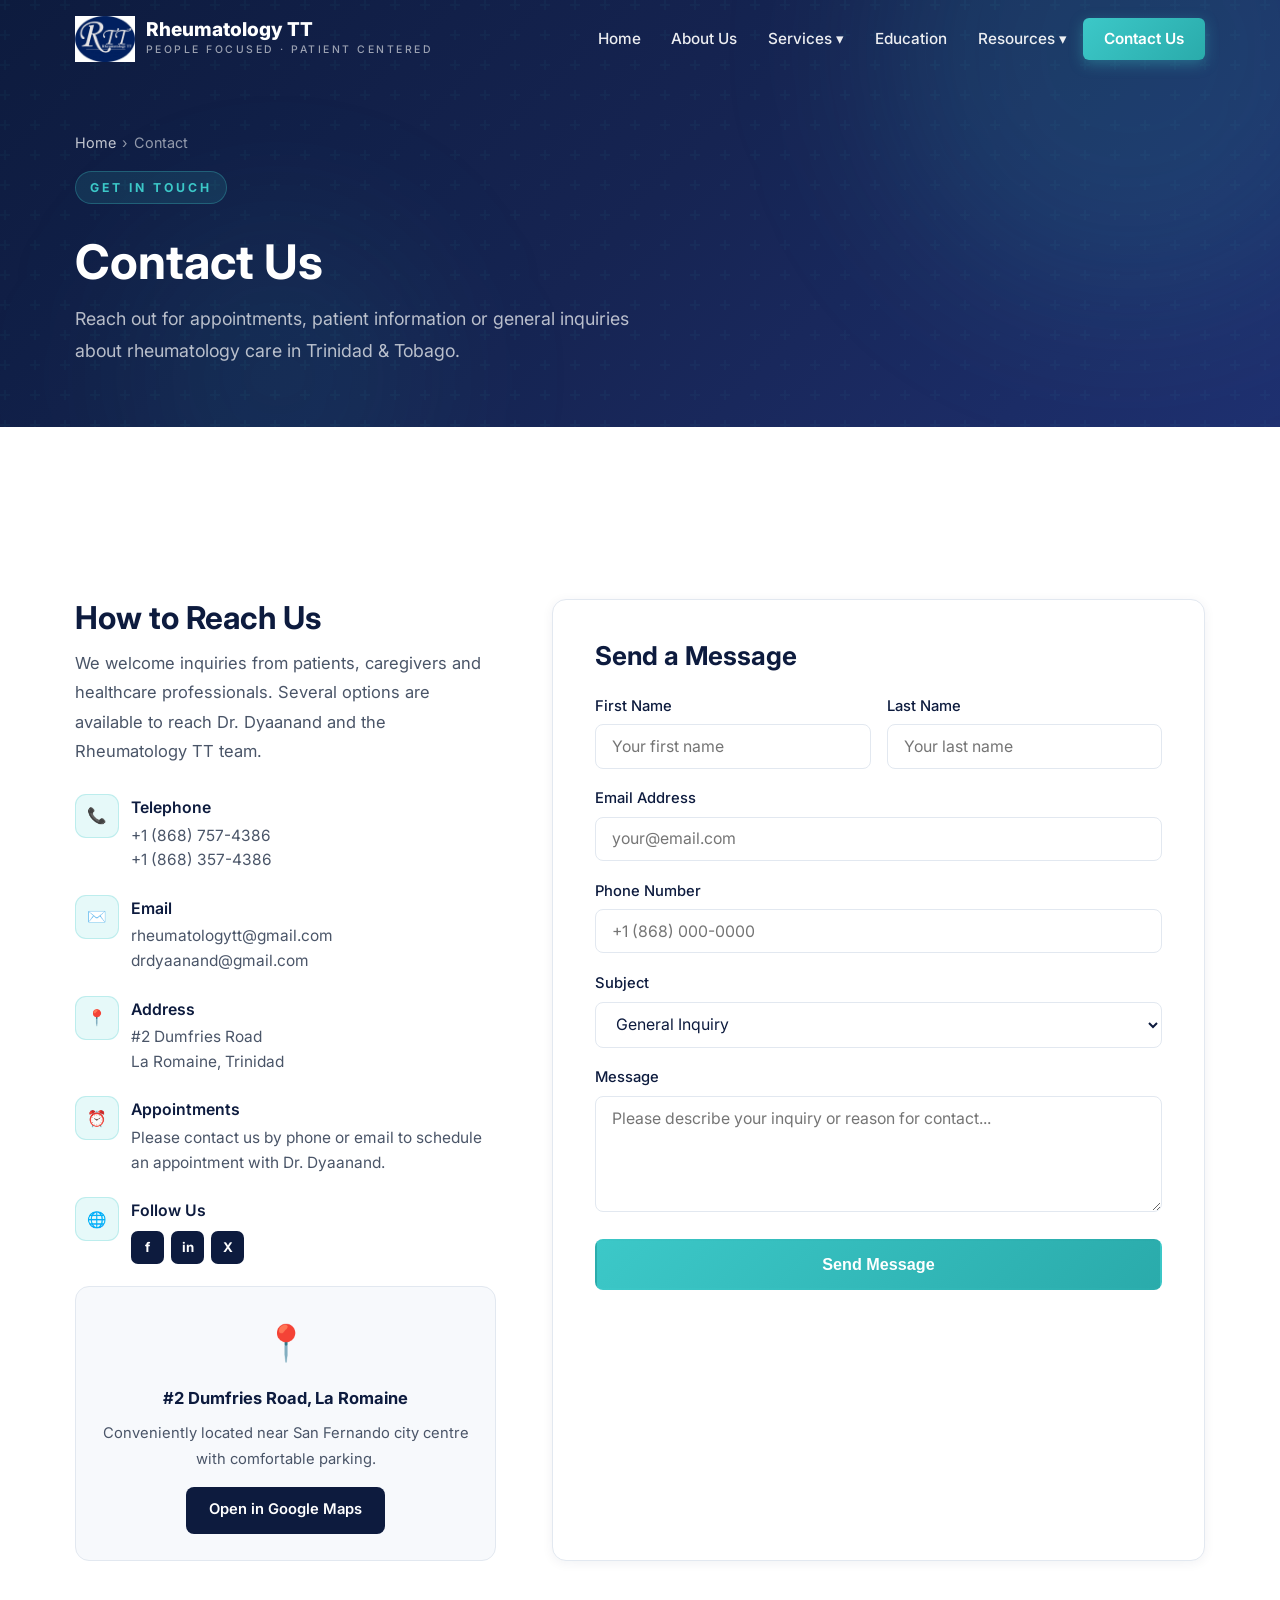
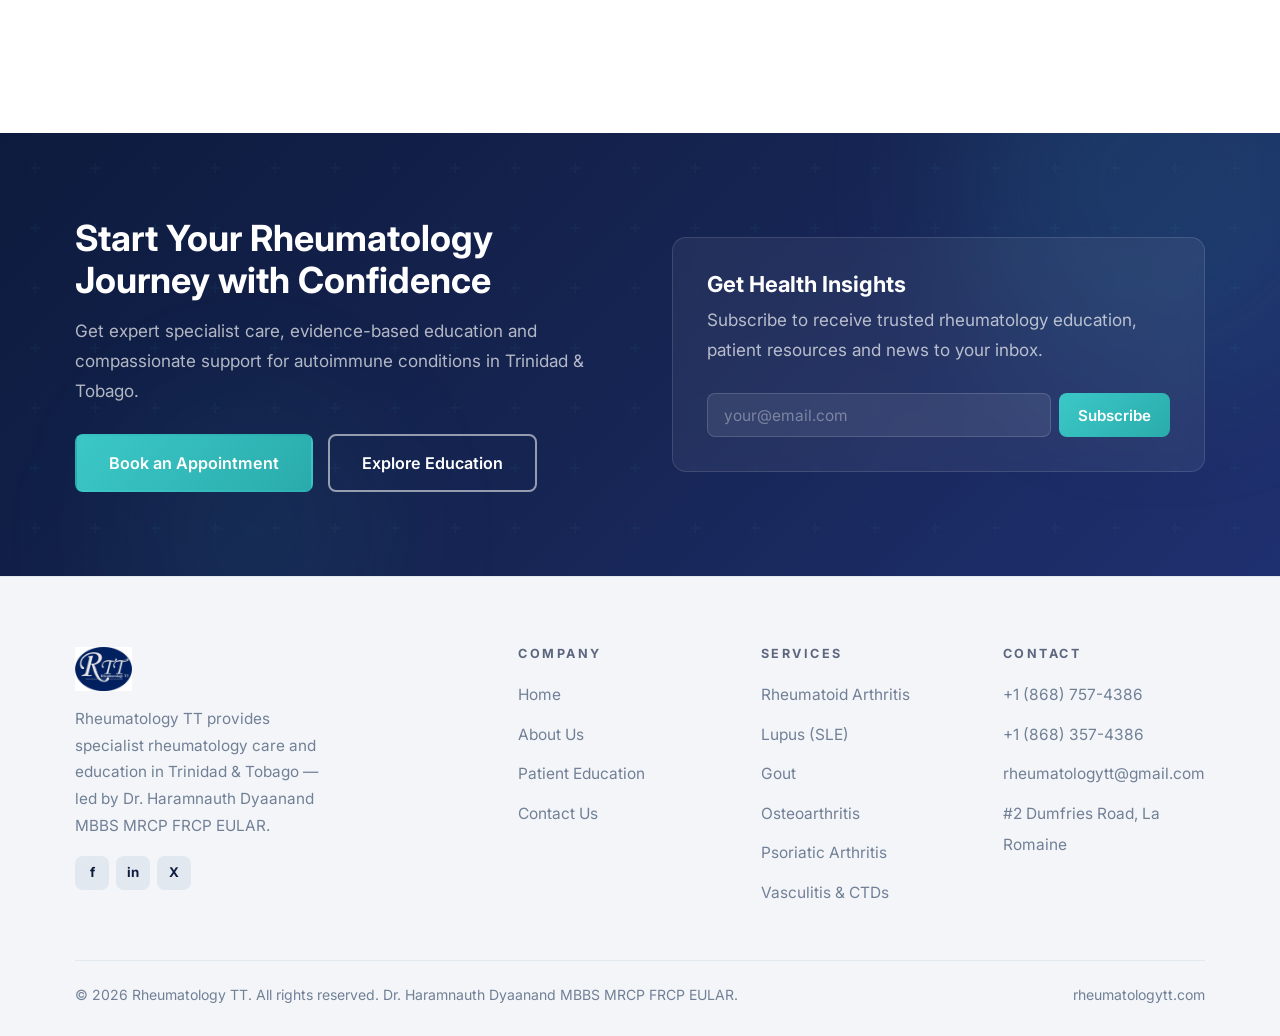
<file: contact.html>
<!DOCTYPE html>
<html lang="en">
<head>
<meta charset="UTF-8"><meta name="viewport" content="width=device-width,initial-scale=1">
<title>Contact Us - Rheumatology TT</title>
<link rel="stylesheet" href="shared.css">
</head>
<body>
<style>.reveal{opacity:0;transform:translateY(30px);transition:opacity .7s ease,transform .7s ease}.reveal.visible{opacity:1;transform:translateY(0)}</style><nav id="nav">
<div class="nav-in">
  <a class="nav-logo" href="index.html">
    <img src="[data-uri]" alt="RTT" onerror="this.style.display='none'">
    <div><div class="logo-name">Rheumatology TT</div><span class="logo-sub">People Focused · Patient Centered</span></div>
  </a>
  <ul class="nav-links">
    <li><a href="index.html">Home</a></li>
    <li><a href="about.html">About Us</a></li>
    <li class="drop-w"><button onclick="location.href='services.html'">Services ▾</button>
      <div class="drop-m"><a href="services.html#rheumatoid">Rheumatoid Arthritis</a><a href="services.html#lupus">Lupus (SLE)</a><a href="services.html#gout">Gout</a><a href="services.html#osteo">Osteoarthritis</a><a href="services.html#psoriatic">Psoriatic Arthritis</a><a href="services.html#vasculitis">Vasculitis &amp; CTDs</a></div>
    </li>
    <li><a href="education.html">Education</a></li>
    <li class="drop-w"><button onclick="location.href='resources.html'">Resources ▾</button>
      <div class="drop-m"><a href="resources.html#presentations">Presentations</a><a href="resources.html#events">Events</a><a href="resources.html#blog">Blog</a><a href="resources.html#gallery">Gallery</a></div>
    </li>
    <li><a class="nav-cta" href="contact.html">Contact Us</a></li>
  </ul>
  <button class="hbg" onclick="document.getElementById('mobnav').classList.toggle('open')" aria-label="Menu"><span></span><span></span><span></span></button>
</div>
</nav>
<div class="mobnav" id="mobnav"><ul>
  <li><a href="index.html">Home</a></li><li><a href="about.html">About Us</a></li>
  <li><a href="services.html">Services</a></li>
  <li class="sub"><a href="services.html#rheumatoid">Rheumatoid Arthritis</a></li><li class="sub"><a href="services.html#lupus">Lupus (SLE)</a></li><li class="sub"><a href="services.html#gout">Gout</a></li><li class="sub"><a href="services.html#osteo">Osteoarthritis</a></li><li class="sub"><a href="services.html#psoriatic">Psoriatic Arthritis</a></li><li class="sub"><a href="services.html#vasculitis">Vasculitis &amp; CTDs</a></li>
  <li><a href="education.html">Education</a></li><li><a href="resources.html">Resources</a></li>
  <li class="sub"><a href="resources.html#presentations">Presentations</a></li><li class="sub"><a href="resources.html#events">Events</a></li><li class="sub"><a href="resources.html#blog">Blog</a></li><li class="sub"><a href="resources.html#gallery">Gallery</a></li>
  <li><a href="contact.html" style="color:var(--teal);font-weight:600">Contact Us</a></li>
</ul></div>

<div class="pg-hero parallax-section">
  <div class="pg-hero-orb pg-hero-orb1"></div><div class="pg-hero-orb pg-hero-orb2"></div>
  <div class="wrap" style="position:relative;z-index:1">
    <div class="pg-bread"><a href="index.html">Home</a><span>&#x203A;</span>Contact</div>
    <span class="tag" style="background:rgba(60,200,200,.12);border:1px solid rgba(60,200,200,.3);padding:5px 14px;border-radius:50px">Get in Touch</span>
    <h1 style="font-size:calc(var(--fs)*2.65);color:#fff;margin:1rem 0 .8rem">Contact Us</h1>
    <p style="font-size:calc(var(--fs)*.99);color:rgba(255,255,255,.7);max-width:580px">Reach out for appointments, patient information or general inquiries about rheumatology care in Trinidad &amp; Tobago.</p>
  </div>
</div>
<section style="background:#fff"><div class="wrap">
  <div class="cont-grid">
    <div>
      <h2 style="font-size:calc(var(--fs)*1.75);margin-bottom:.8rem">How to Reach Us</h2>
      <p style="font-size:calc(var(--fs)*.92);line-height:1.78;margin-bottom:1.7rem">We welcome inquiries from patients, caregivers and healthcare professionals. Several options are available to reach Dr. Dyaanand and the Rheumatology TT team.</p>
      <div class="ci-blk"><div class="ci-ic">📞</div><div><strong>Telephone</strong><a href="tel:+18687574386">+1 (868) 757-4386</a><a href="tel:+18683574386">+1 (868) 357-4386</a></div></div>
      <div class="ci-blk"><div class="ci-ic">✉️</div><div><strong>Email</strong><a href="mailto:rheumatologytt@gmail.com">rheumatologytt@gmail.com</a><a href="mailto:drdyaanand@gmail.com">drdyaanand@gmail.com</a></div></div>
      <div class="ci-blk"><div class="ci-ic">📍</div><div><strong>Address</strong><span>#2 Dumfries Road<br>La Romaine, Trinidad</span></div></div>
      <div class="ci-blk"><div class="ci-ic">⏰</div><div><strong>Appointments</strong><span>Please contact us by phone or email to schedule an appointment with Dr. Dyaanand.</span></div></div>
      <div class="ci-blk">
        <div class="ci-ic">🌐</div>
        <div><strong>Follow Us</strong>
          <div style="display:flex;gap:7px;margin-top:6px">
            <a style="width:33px;height:33px;border-radius:7px;background:var(--navy);color:#fff;display:flex;align-items:center;justify-content:center;font-size:calc(var(--fs)*.74);font-weight:700;transition:background .2s;text-decoration:none" href="https://www.facebook.com/people/Rheumatology-TT/61578967190139/" target="_blank" onmouseover="this.style.background='var(--teal)'" onmouseout="this.style.background='var(--navy)'">f</a>
            <a style="width:33px;height:33px;border-radius:7px;background:var(--navy);color:#fff;display:flex;align-items:center;justify-content:center;font-size:calc(var(--fs)*.74);font-weight:700;transition:background .2s;text-decoration:none" href="https://www.instagram.com/rheumatologytt/" target="_blank" onmouseover="this.style.background='var(--teal)'" onmouseout="this.style.background='var(--navy)'">in</a>
            <a style="width:33px;height:33px;border-radius:7px;background:var(--navy);color:#fff;display:flex;align-items:center;justify-content:center;font-size:calc(var(--fs)*.74);font-weight:700;transition:background .2s;text-decoration:none" href="https://x.com/rheumatologytt" target="_blank" onmouseover="this.style.background='var(--teal)'" onmouseout="this.style.background='var(--navy)'">X</a>
          </div>
        </div>
      </div>
      <div class="map-box">
        <div style="font-size:2.2rem;margin-bottom:.5rem">📍</div>
        <strong style="color:var(--navy);font-size:calc(var(--fs)*.92)">#2 Dumfries Road, La Romaine</strong>
        <p style="font-size:calc(var(--fs)*.82);margin:.4rem 0 .9rem">Conveniently located near San Fernando city centre with comfortable parking.</p>
        <a class="btn btn-dark btn-sm" href="https://maps.google.com/?q=La+Romaine+Trinidad" target="_blank">Open in Google Maps</a>
      </div>
    </div>
    <div class="cont-form reveal">
      <h3>Send a Message</h3>
      <div class="fg2">
        <div class="fg"><label>First Name</label><input type="text" placeholder="Your first name"></div>
        <div class="fg"><label>Last Name</label><input type="text" placeholder="Your last name"></div>
      </div>
      <div class="fg"><label>Email Address</label><input type="email" placeholder="your@email.com"></div>
      <div class="fg"><label>Phone Number</label><input type="tel" placeholder="+1 (868) 000-0000"></div>
      <div class="fg"><label>Subject</label><select><option>General Inquiry</option><option>Appointment Request</option><option>Patient Education</option><option>Research / Media</option><option>Other</option></select></div>
      <div class="fg"><label>Message</label><textarea placeholder="Please describe your inquiry or reason for contact..."></textarea></div>
      <button class="btn btn-teal" style="width:100%;justify-content:center;padding:.85rem" onclick="toast('Message sent! We will be in touch shortly.')">Send Message</button>
    </div>
  </div>
</div></section><section class="cta-sec">
  <div class="cta-orb cta-orb1"></div><div class="cta-orb cta-orb2"></div>
  <div class="wrap">
    <div class="cta-grid reveal">
      <div>
        <h2>Start Your Rheumatology Journey with Confidence</h2>
        <p>Get expert specialist care, evidence-based education and compassionate support for autoimmune conditions in Trinidad &amp; Tobago.</p>
        <div style="display:flex;gap:.9rem;flex-wrap:wrap;margin-top:1.8rem">
          <a class="btn btn-teal" href="contact.html">Book an Appointment</a>
          <a class="btn btn-outw" href="education.html">Explore Education</a>
        </div>
      </div>
      <div class="nl-box">
        <h3>Get Health Insights</h3>
        <p>Subscribe to receive trusted rheumatology education, patient resources and news to your inbox.</p>
        <div class="nl-row" style="margin-top:1rem">
          <input class="nl-input" type="email" placeholder="your@email.com">
          <button class="nl-btn" onclick="toast('Thank you for subscribing!')">Subscribe</button>
        </div>
      </div>
    </div>
  </div>
</section><footer><div class="wrap">
  <div class="ft-grid">
    <div class="ft-brand"><img src="[data-uri]" alt="RTT" onerror="this.style.display='none'">
      <p>Rheumatology TT provides specialist rheumatology care and education in Trinidad &amp; Tobago — led by Dr. Haramnauth Dyaanand MBBS MRCP FRCP EULAR.</p>
      <div class="ft-socs"><a class="ft-soc" href="https://www.facebook.com/people/Rheumatology-TT/61578967190139/" target="_blank">f</a><a class="ft-soc" href="https://www.instagram.com/rheumatologytt/" target="_blank">in</a><a class="ft-soc" href="https://x.com/rheumatologytt" target="_blank">X</a></div>
    </div>
    <div class="ft-col"><h4>Company</h4><ul><li><a href="index.html">Home</a></li><li><a href="about.html">About Us</a></li><li><a href="education.html">Patient Education</a></li><li><a href="contact.html">Contact Us</a></li></ul></div>
    <div class="ft-col"><h4>Services</h4><ul><li><a href="services.html#rheumatoid">Rheumatoid Arthritis</a></li><li><a href="services.html#lupus">Lupus (SLE)</a></li><li><a href="services.html#gout">Gout</a></li><li><a href="services.html#osteo">Osteoarthritis</a></li><li><a href="services.html#psoriatic">Psoriatic Arthritis</a></li><li><a href="services.html#vasculitis">Vasculitis &amp; CTDs</a></li></ul></div>
    <div class="ft-col"><h4>Contact</h4><ul><li><a href="tel:+18687574386">+1 (868) 757-4386</a></li><li><a href="tel:+18683574386">+1 (868) 357-4386</a></li><li><a href="mailto:rheumatologytt@gmail.com">rheumatologytt@gmail.com</a></li><li><a>#2 Dumfries Road, La Romaine</a></li></ul></div>
  </div>
  <div class="ft-btm"><span>&copy; 2026 Rheumatology TT. All rights reserved. Dr. Haramnauth Dyaanand MBBS MRCP FRCP EULAR.</span><a href="https://rheumatologytt.com" target="_blank" style="color:var(--gray)">rheumatologytt.com</a></div>
</div></footer>
<div class="toast" id="toast"></div>
<script>
window.addEventListener('scroll',function(){document.getElementById('nav').classList.toggle('solid',scrollY>30)});
function toast(m){var t=document.getElementById('toast');t.textContent=m;t.classList.add('show');setTimeout(()=>t.classList.remove('show'),3200)}
(()=>{const o=new IntersectionObserver(es=>{es.forEach(e=>{if(e.isIntersecting){e.target.classList.add('visible');o.unobserve(e.target)}})},{threshold:0.1});document.querySelectorAll('.reveal').forEach(el=>o.observe(el));})();
window.addEventListener('scroll',()=>{const y=scrollY;document.querySelectorAll('.par-layer').forEach(el=>{el.style.transform=`translateY(${y*(parseFloat(el.dataset.speed)||0.3)}px)`});});
function svctab(id,btn){document.querySelectorAll('.svc-tb').forEach(b=>b.classList.remove('on'));document.querySelectorAll('.svc-body').forEach(p=>p.classList.remove('on'));btn.classList.add('on');var el=document.getElementById('sc-'+id);if(el)el.classList.add('on');history.replaceState(null,'','#'+id);}
function rtab(id,btn){document.querySelectorAll('.r-tab').forEach(b=>b.classList.remove('on'));document.querySelectorAll('.r-panel').forEach(p=>p.classList.remove('on'));btn.classList.add('on');document.getElementById('rp-'+id).classList.add('on');history.replaceState(null,'','#'+id);}
window.addEventListener('DOMContentLoaded',()=>{
  var h=location.hash.replace('#','');
  if(h){
    var svc=document.getElementById('sc-'+h);
    if(svc){document.querySelectorAll('.svc-tb').forEach(b=>b.classList.remove('on'));document.querySelectorAll('.svc-body').forEach(p=>p.classList.remove('on'));svc.classList.add('on');var bn=document.querySelector('[data-id="'+h+'"]');if(bn)bn.classList.add('on');}
    var rp=document.getElementById('rp-'+h);
    if(rp){document.querySelectorAll('.r-tab').forEach(b=>b.classList.remove('on'));document.querySelectorAll('.r-panel').forEach(p=>p.classList.remove('on'));rp.classList.add('on');var rb=document.querySelector('[data-rid="'+h+'"]');if(rb)rb.classList.add('on');}
  }
});
</script></body></html>
</file>
<file: shared.css>
@import url('https://fonts.googleapis.com/css2?family=Inter:wght@300;400;500;600;700;800&display=swap');
*,*::before,*::after{box-sizing:border-box;margin:0;padding:0}
html{scroll-behavior:smooth}
:root{
  --teal:#3cc8c8;--teal2:#2aabab;--teal3:#e6f9f9;
  --navy:#0d1b3e;--navy2:#162452;--navy3:#1f3070;
  --body:#4a5568;--light:#f7f9fc;--white:#fff;
  --border:#e2e8f0;--gray:#718096;
  --g1:linear-gradient(135deg,#0d1b3e 0%,#162452 50%,#1f3070 100%);
  --g2:linear-gradient(135deg,#3cc8c8 0%,#2aabab 100%);
  --fs:18px;--r:8px;--rl:14px;
  --sh:0 8px 30px rgba(13,27,62,.10);--sh2:0 2px 12px rgba(13,27,62,.06);
}
body{font-family:'Inter',sans-serif;font-size:var(--fs);color:var(--body);background:#fff;overflow-x:hidden;line-height:1.75}
h1,h2,h3,h4,h5{font-family:'Inter',sans-serif;color:var(--navy);line-height:1.18;font-weight:700}
p{line-height:1.78}
a{text-decoration:none;color:inherit}
img{max-width:100%;display:block;object-fit:cover}

/* Layout */
.wrap{max-width:1200px;margin:0 auto;padding:0 2.2rem}
section{padding:100px 0}
.tag{display:inline-block;font-size:calc(var(--fs)*.68);font-weight:700;letter-spacing:3px;text-transform:uppercase;color:var(--teal);margin-bottom:.9rem}
.sec-h{font-size:calc(var(--fs)*2);margin-bottom:1.1rem;font-weight:700}
.sec-p{font-size:calc(var(--fs)*.97);color:var(--body);max-width:580px;line-height:1.8}
.tc{text-align:center}.tc .sec-p{margin:0 auto}
.grid-2{display:grid;grid-template-columns:1fr 1fr;gap:5rem;align-items:center}
.grid-3{display:grid;grid-template-columns:repeat(3,1fr);gap:1.6rem}
.grid-4{display:grid;grid-template-columns:repeat(4,1fr);gap:1.4rem}

/* Buttons */
.btn{display:inline-flex;align-items:center;gap:8px;padding:.8rem 2rem;border-radius:var(--r);font-size:calc(var(--fs)*.9);font-weight:600;cursor:pointer;border:2px solid transparent;transition:all .22s;white-space:nowrap}
.btn-teal{background:var(--g2);color:#fff}.btn-teal:hover{opacity:.88;transform:translateY(-1px);box-shadow:0 6px 20px rgba(60,200,200,.4)}
.btn-dark{background:var(--navy);color:#fff}.btn-dark:hover{background:var(--navy2);transform:translateY(-1px)}
.btn-out{background:transparent;color:var(--navy);border-color:var(--navy)}.btn-out:hover{background:var(--navy);color:#fff}
.btn-outw{background:transparent;color:#fff;border-color:rgba(255,255,255,.55)}.btn-outw:hover{background:rgba(255,255,255,.1)}
.btn-sm{padding:.55rem 1.3rem;font-size:calc(var(--fs)*.82)}

/* ── NAV ── */
#nav{position:fixed;top:0;left:0;right:0;z-index:999;transition:all .32s}
#nav.solid{background:rgba(255,255,255,.97);backdrop-filter:blur(12px);box-shadow:0 1px 24px rgba(13,27,62,.09)}
.nav-in{max-width:1200px;margin:0 auto;padding:0 2.2rem;height:78px;display:flex;align-items:center;justify-content:space-between}
.nav-logo{display:flex;align-items:center;gap:11px;cursor:pointer;text-decoration:none}
.nav-logo img{height:46px;object-fit:contain}
.logo-name{font-size:calc(var(--fs)*1.06);font-weight:800;color:#fff;line-height:1.15;transition:color .3s}
.logo-sub{font-size:calc(var(--fs)*.58);font-weight:500;letter-spacing:2.5px;text-transform:uppercase;color:rgba(255,255,255,.58);display:block;transition:color .3s}
#nav.solid .logo-name{color:var(--navy)}
#nav.solid .logo-sub{color:var(--gray)}
.nav-links{display:flex;align-items:center;gap:2px;list-style:none}
.nav-links>li>a,.nav-links>li>button{font-size:calc(var(--fs)*.85);font-weight:500;color:rgba(255,255,255,.92);padding:.46rem .9rem;border-radius:6px;background:none;border:none;cursor:pointer;display:flex;align-items:center;gap:4px;transition:all .2s;white-space:nowrap;font-family:inherit}
.nav-links>li>a:hover,.nav-links>li>button:hover{background:rgba(255,255,255,.12)}
#nav.solid .nav-links>li>a,#nav.solid .nav-links>li>button{color:var(--navy)}
#nav.solid .nav-links>li>a:hover,#nav.solid .nav-links>li>button:hover{background:var(--light)}
.nav-cta{background:var(--g2)!important;color:#fff!important;padding:.5rem 1.3rem!important;font-weight:600!important;border-radius:6px!important;box-shadow:0 4px 14px rgba(60,200,200,.35)!important}
.nav-cta:hover{opacity:.88!important;box-shadow:0 6px 20px rgba(60,200,200,.45)!important}
.drop-w{position:relative}
.drop-m{display:none;position:absolute;top:calc(100%+8px);left:0;background:#fff;border:1px solid var(--border);border-radius:var(--rl);box-shadow:var(--sh);min-width:230px;z-index:2000;overflow:hidden}
.drop-w:hover .drop-m{display:block}
.drop-m a{display:block;padding:.7rem 1.2rem;font-size:calc(var(--fs)*.84);color:var(--navy);border-bottom:1px solid var(--border);transition:all .15s}
.drop-m a:last-child{border-bottom:none}
.drop-m a:hover{background:var(--teal3);color:var(--teal2);padding-left:1.5rem}
.hbg{display:none;flex-direction:column;gap:5px;background:none;border:none;cursor:pointer;padding:6px}
.hbg span{width:23px;height:2px;display:block;background:#fff;transition:all .3s}
#nav.solid .hbg span{background:var(--navy)}
.mobnav{display:none;position:fixed;inset:78px 0 0 0;background:var(--navy);overflow-y:auto;z-index:998;padding:1.5rem 2rem}
.mobnav.open{display:block}
.mobnav ul{list-style:none}
.mobnav ul li a,.mobnav ul li button{display:block;color:rgba(255,255,255,.88);font-family:inherit;padding:.82rem 0;border-bottom:1px solid rgba(255,255,255,.08);font-size:calc(var(--fs)*.95);width:100%;text-align:left;background:none;border-top:0;border-left:0;border-right:0;cursor:pointer}
.mobnav ul li.sub a{padding-left:1.1rem;font-size:calc(var(--fs)*.85);color:rgba(255,255,255,.52)}

/* ── PAGE HERO BANNER ── */
.pg-hero{background:var(--g1);padding:130px 0 60px;position:relative;overflow:hidden}
.pg-hero::before{content:'';position:absolute;inset:0;background:url("data:image/svg+xml,%3Csvg width='60' height='60' viewBox='0 0 60 60' xmlns='http://www.w3.org/2000/svg'%3E%3Cg fill='none'%3E%3Cg fill='%233cc8c8' fill-opacity='0.04'%3E%3Cpath d='M36 34v-4h-2v4h-4v2h4v4h2v-4h4v-2h-4zm0-30V0h-2v4h-4v2h4v4h2V6h4V4h-4zM6 34v-4H4v4H0v2h4v4h2v-4h4v-2H6zM6 4V0H4v4H0v2h4v4h2V6h4V4H6z'/%3E%3C/g%3E%3C/g%3E%3C/svg%3E")}
.pg-hero-orb{position:absolute;border-radius:50%;filter:blur(80px);pointer-events:none}
.pg-hero-orb1{width:500px;height:500px;background:rgba(60,200,200,.12);top:-200px;right:-100px}
.pg-hero-orb2{width:300px;height:300px;background:rgba(60,200,200,.08);bottom:-100px;left:10%}
.pg-bread{font-size:calc(var(--fs)*.8);color:rgba(255,255,255,.55);margin-bottom:.9rem}
.pg-bread a{color:rgba(255,255,255,.75)}.pg-bread a:hover{color:var(--teal)}
.pg-bread span{margin:0 6px}
.pg-hero .tag{background:rgba(60,200,200,.12);border:1px solid rgba(60,200,200,.3);padding:5px 14px;border-radius:50px;color:var(--teal)}
.pg-hero h1{font-size:calc(var(--fs)*2.7);color:#fff;margin:1rem 0 .8rem}
.pg-hero p{font-size:calc(var(--fs)*.99);color:rgba(255,255,255,.7);max-width:580px}

/* ── FOOTER light grey ── */
footer{background:#f3f5f8;border-top:1px solid var(--border);padding:70px 0 28px}
.ft-grid{display:grid;grid-template-columns:2fr 1fr 1fr 1fr;gap:2.6rem;margin-bottom:2.8rem}
.ft-brand img{height:44px;object-fit:contain;margin-bottom:.9rem}
.ft-brand p{font-size:calc(var(--fs)*.85);color:var(--gray);line-height:1.75;max-width:265px}
.ft-socs{display:flex;gap:7px;margin-top:1rem}
.ft-soc{width:34px;height:34px;border-radius:8px;background:var(--border);display:flex;align-items:center;justify-content:center;color:var(--navy);font-size:calc(var(--fs)*.74);font-weight:700;transition:all .2s;text-decoration:none}
.ft-soc:hover{background:var(--teal);color:#fff}
.ft-col h4{font-size:calc(var(--fs)*.7);font-weight:700;letter-spacing:2.5px;text-transform:uppercase;color:var(--navy);opacity:.65;margin-bottom:1rem}
.ft-col ul{list-style:none}
.ft-col ul li{margin-bottom:.5rem}
.ft-col ul li a{font-size:calc(var(--fs)*.86);color:var(--gray);transition:color .18s}
.ft-col ul li a:hover{color:var(--teal)}
.ft-btm{border-top:1px solid var(--border);padding-top:1.4rem;display:flex;justify-content:space-between;align-items:center;font-size:calc(var(--fs)*.78);color:var(--gray);flex-wrap:wrap;gap:.7rem}

/* ── TOAST ── */
.toast{position:fixed;bottom:2rem;right:2rem;background:var(--g2);color:#fff;padding:.95rem 1.5rem;border-radius:var(--rl);font-size:calc(var(--fs)*.88);transform:translateY(100px);opacity:0;transition:all .3s;z-index:9999;box-shadow:0 4px 20px rgba(60,200,200,.4)}
.toast.show{transform:translateY(0);opacity:1}

/* ── SERVICE SIDEBAR ── */
.svc-wrap{display:grid;grid-template-columns:270px 1fr;background:#fff;border-radius:var(--rl);box-shadow:var(--sh);overflow:hidden;margin-top:2.5rem}
.svc-sb{border-right:1px solid var(--border)}
.svc-tb{display:flex;align-items:center;gap:12px;padding:1.15rem 1.4rem;font-size:calc(var(--fs)*.88);font-weight:500;color:var(--body);background:none;border:none;border-left:3px solid transparent;border-bottom:1px solid var(--border);width:100%;text-align:left;cursor:pointer;transition:all .18s;font-family:inherit}
.svc-tb:last-child{border-bottom:none}
.svc-tb:hover{background:var(--light);color:var(--navy)}
.svc-tb.on{background:var(--teal3);color:var(--teal2);border-left-color:var(--teal);font-weight:600}
.svc-ic{width:36px;height:36px;border-radius:8px;background:var(--border);display:flex;align-items:center;justify-content:center;font-size:1rem;flex-shrink:0}
.svc-tb.on .svc-ic{background:rgba(60,200,200,.18)}
.svc-body{display:none;padding:2.8rem}
.svc-body.on{display:block}
.svc-2{display:grid;grid-template-columns:1fr 1fr;gap:2.5rem;align-items:center}
.svc-img{border-radius:var(--rl);overflow:hidden;aspect-ratio:4/3}
.svc-img img{width:100%;height:100%;object-fit:cover;transition:transform .4s}
.svc-img:hover img{transform:scale(1.04)}
.sym-row{display:flex;flex-wrap:wrap;gap:.42rem;margin:.9rem 0 1.4rem}
.sym{background:var(--teal3);color:var(--teal2);font-size:calc(var(--fs)*.77);font-weight:500;padding:5px 13px;border-radius:50px;border:1px solid rgba(60,200,200,.25)}
.inc-list{list-style:none;margin:1rem 0 1.6rem}
.inc-list li{display:flex;align-items:flex-start;gap:11px;padding:.45rem 0;font-size:calc(var(--fs)*.9)}
.inc-list li::before{content:"";width:20px;height:20px;border-radius:50%;background:var(--teal3);border:1.5px solid var(--teal);flex-shrink:0;margin-top:2px}
.svc-btns{display:flex;gap:.8rem;flex-wrap:wrap;margin-top:1.5rem}

/* ── WHY CARDS ── */
.why-c{background:#fff;border:1px solid var(--border);border-radius:var(--rl);padding:1.9rem 1.6rem;text-align:center;transition:all .25s;position:relative;overflow:hidden}
.why-c::before{content:'';position:absolute;top:0;left:0;right:0;height:3px;background:var(--g2);transform:scaleX(0);transition:transform .3s}
.why-c:hover::before{transform:scaleX(1)}
.why-c:hover{box-shadow:var(--sh);transform:translateY(-4px)}
.why-ic{width:60px;height:60px;border-radius:14px;background:var(--teal3);display:flex;align-items:center;justify-content:center;font-size:1.6rem;margin:0 auto 1rem;border:1px solid rgba(60,200,200,.2)}

/* ── HOW STEPS ── */
.how-step{text-align:center;position:relative;z-index:1}
.step-no{width:54px;height:54px;border-radius:50%;background:var(--g2);color:#fff;font-size:calc(var(--fs)*1.08);font-weight:700;display:flex;align-items:center;justify-content:center;margin:0 auto 1.2rem;box-shadow:0 4px 18px rgba(60,200,200,.38)}
.step-img{border-radius:var(--rl);overflow:hidden;height:195px;margin-bottom:1.2rem}
.step-img img{width:100%;height:100%;object-fit:cover;transition:transform .35s}
.step-img:hover img{transform:scale(1.05)}
.how-steps{position:relative;margin-top:3.5rem}
.how-steps::before{content:'';position:absolute;top:27px;left:18%;right:18%;height:1px;background:var(--border);z-index:0}

/* ── BLOG CARD ── */
.bc{background:#fff;border:1px solid var(--border);border-radius:var(--rl);overflow:hidden;display:block;text-decoration:none;transition:all .25s}
.bc:hover{box-shadow:var(--sh);transform:translateY(-4px)}
.bc-img{height:210px;overflow:hidden}
.bc-img img{width:100%;height:100%;object-fit:cover;transition:transform .35s}
.bc:hover .bc-img img{transform:scale(1.05)}
.bc-body{padding:1.45rem}
.bc-cat{font-size:calc(var(--fs)*.66);font-weight:700;letter-spacing:2px;text-transform:uppercase;color:var(--teal);margin-bottom:.45rem}
.bc-body h3{font-size:calc(var(--fs)*1.04);margin-bottom:.5rem;line-height:1.32}
.bc-body p{font-size:calc(var(--fs)*.85);line-height:1.62}
.bc-meta{font-size:calc(var(--fs)*.74);color:var(--gray);margin-top:.75rem}

/* ── TESTIMONIALS ── */
.t-c{background:#fff;border:1px solid var(--border);border-radius:var(--rl);padding:2rem;transition:all .22s}
.t-c:hover{box-shadow:var(--sh)}
.t-stars{color:var(--teal);font-size:calc(var(--fs)*.9);margin-bottom:.8rem;letter-spacing:2px}
.t-q{font-size:calc(var(--fs)*.93);line-height:1.78;margin-bottom:1.4rem;font-style:italic;color:var(--body)}
.t-auth{display:flex;align-items:center;gap:12px}
.t-av{width:44px;height:44px;border-radius:50%;overflow:hidden;flex-shrink:0}
.t-av img{width:100%;height:100%;object-fit:cover}
.t-nm{font-size:calc(var(--fs)*.9);font-weight:600;color:var(--navy)}
.t-role{font-size:calc(var(--fs)*.74);color:var(--gray)}

/* ── CTA ── */
.cta-sec{background:var(--g1);padding:84px 0;position:relative;overflow:hidden}
.cta-sec::before{content:'';position:absolute;inset:0;background:url("data:image/svg+xml,%3Csvg width='60' height='60' viewBox='0 0 60 60' xmlns='http://www.w3.org/2000/svg'%3E%3Cg fill='none'%3E%3Cg fill='%233cc8c8' fill-opacity='0.04'%3E%3Cpath d='M36 34v-4h-2v4h-4v2h4v4h2v-4h4v-2h-4z'/%3E%3C/g%3E%3C/g%3E%3C/svg%3E")}
.cta-orb{position:absolute;border-radius:50%;filter:blur(70px);pointer-events:none}
.cta-orb1{width:400px;height:400px;background:rgba(60,200,200,.1);top:-150px;right:-80px}
.cta-orb2{width:250px;height:250px;background:rgba(60,200,200,.07);bottom:-80px;left:10%}
.cta-grid{display:grid;grid-template-columns:1fr 1fr;gap:4rem;align-items:center;position:relative;z-index:1}
.cta-grid h2{color:#fff;font-size:calc(var(--fs)*2);margin-bottom:.9rem}
.cta-grid>div>p{color:rgba(255,255,255,.68);font-size:calc(var(--fs)*.95);line-height:1.75;margin-bottom:1.8rem}
.nl-box{background:rgba(255,255,255,.06);border:1px solid rgba(255,255,255,.12);border-radius:var(--rl);padding:2.1rem;backdrop-filter:blur(8px)}
.nl-box h3{color:#fff;font-size:calc(var(--fs)*1.22);margin-bottom:.45rem}
.nl-box>p{color:rgba(255,255,255,.6);font-size:calc(var(--fs)*.86);line-height:1.7;margin-bottom:1.1rem}
.nl-row{display:flex;gap:.5rem}
.nl-input{flex:1;padding:.72rem 1rem;border-radius:var(--r);border:1.5px solid rgba(255,255,255,.15);background:rgba(255,255,255,.08);color:#fff;font-family:inherit;font-size:calc(var(--fs)*.86);outline:none}
.nl-input::placeholder{color:rgba(255,255,255,.35)}
.nl-input:focus{border-color:var(--teal)}
.nl-btn{padding:.72rem 1.2rem;background:var(--g2);color:#fff;border:none;border-radius:var(--r);font-family:inherit;font-weight:600;font-size:calc(var(--fs)*.84);cursor:pointer;white-space:nowrap;transition:all .2s}
.nl-btn:hover{opacity:.88;transform:translateY(-1px)}

/* ── ABOUT / DOCTOR ── */
.abt-imgwrap{position:relative}
.abt-img{border-radius:var(--rl);overflow:hidden;height:530px}
.abt-img img{width:100%;height:100%;object-fit:cover;transition:transform .5s}
.abt-img:hover img{transform:scale(1.03)}
.abt-badge{position:absolute;bottom:-1rem;right:-1.2rem;background:#fff;border-radius:var(--rl);padding:1.4rem 1.7rem;box-shadow:var(--sh);text-align:center;min-width:145px}
.abt-badge .n{font-size:calc(var(--fs)*2.1);font-weight:800;color:var(--navy);line-height:1}
.abt-badge .l{font-size:calc(var(--fs)*.72);color:var(--gray);margin-top:3px;line-height:1.3}
.stats-3{display:grid;grid-template-columns:repeat(3,1fr);gap:1rem;margin:1.8rem 0}
.s3{border:1px solid var(--border);border-radius:var(--r);padding:1.2rem;text-align:center;transition:all .2s}
.s3:hover{border-color:var(--teal);box-shadow:var(--sh2)}
.s3 .n{font-size:calc(var(--fs)*1.85);font-weight:800;color:var(--navy);line-height:1}
.s3 .l{font-size:calc(var(--fs)*.72);color:var(--gray);margin-top:4px;line-height:1.3}
.chk-list{list-style:none;margin:1.4rem 0 2rem}
.chk-list li{display:flex;align-items:flex-start;gap:12px;padding:.56rem 0;border-bottom:1px solid var(--border);font-size:calc(var(--fs)*.9)}
.chk-list li:last-child{border-bottom:none}
.chk-ic{width:30px;height:30px;border-radius:7px;background:var(--teal3);border:1px solid rgba(60,200,200,.3);display:flex;align-items:center;justify-content:center;flex-shrink:0;font-size:.88rem;color:var(--teal2)}

/* ── DR CARD ── */
.dr-card{background:#fff;border:1px solid var(--border);border-radius:var(--rl);overflow:hidden;box-shadow:var(--sh2);position:sticky;top:90px}
.dr-top{background:var(--g1);padding:2.3rem;text-align:center}
.dr-av{width:120px;height:120px;border-radius:50%;background:rgba(255,255,255,.12);border:3px solid rgba(255,255,255,.25);margin:0 auto 1rem;display:flex;align-items:center;justify-content:center;font-size:calc(var(--fs)*2.4);font-weight:800;color:#fff;overflow:hidden}
.dr-av img{width:100%;height:100%;object-fit:cover}
.dr-top h3{color:#fff;font-size:calc(var(--fs)*1.2);margin-bottom:.2rem}
.dr-quals{color:rgba(255,255,255,.65);font-size:calc(var(--fs)*.76);line-height:1.5}
.dr-socs{display:flex;justify-content:center;gap:7px;margin-top:1rem}
.dr-soc{width:33px;height:33px;border-radius:7px;background:rgba(255,255,255,.12);color:#fff;display:flex;align-items:center;justify-content:center;font-size:calc(var(--fs)*.74);font-weight:700;transition:background .2s;text-decoration:none}
.dr-soc:hover{background:var(--teal)}
.dr-body{padding:1.35rem}
.dr-ci{display:flex;align-items:flex-start;gap:10px;padding:.56rem 0;border-bottom:1px solid var(--border);font-size:calc(var(--fs)*.84)}
.dr-ci:last-child{border-bottom:none}
.dr-ci-ic{width:28px;height:28px;border-radius:6px;background:var(--teal3);display:flex;align-items:center;justify-content:center;flex-shrink:0;font-size:.8rem;color:var(--teal2)}
.dr-ci-ic+div strong{display:block;font-size:calc(var(--fs)*.84);color:var(--navy);font-weight:600;margin-bottom:1px}

/* ── INFO BLOCKS ── */
.iblk{margin-bottom:2.3rem;padding-bottom:2.3rem;border-bottom:1px solid var(--border)}
.iblk:last-child{border-bottom:none;margin:0;padding:0}
.iblk>h3{font-size:calc(var(--fs)*1.2);margin-bottom:.9rem;padding-bottom:.45rem;border-bottom:2px solid var(--teal);display:inline-block}
.tl{list-style:none;padding-left:1rem;border-left:2px solid var(--border);margin-top:.5rem}
.tl li{position:relative;padding:.44rem 0 .44rem 1.1rem;font-size:calc(var(--fs)*.87)}
.tl li::before{content:'';position:absolute;left:-7px;top:13px;width:12px;height:12px;border-radius:50%;background:var(--teal);border:2px solid #fff;box-shadow:0 0 0 2.5px rgba(60,200,200,.35)}
.tl li strong{display:block;color:var(--navy);font-size:calc(var(--fs)*.9);font-weight:600}
.aw-row{display:flex;align-items:flex-start;gap:10px;padding:.56rem 0;border-bottom:1px solid var(--border);font-size:calc(var(--fs)*.88)}
.aw-row:last-child{border-bottom:none}
.aw-ic{width:30px;height:30px;border-radius:7px;background:#fffbf0;border:1px solid #f0d080;display:flex;align-items:center;justify-content:center;flex-shrink:0;font-size:.86rem}
.m-tags{display:flex;flex-wrap:wrap;gap:.45rem;margin-top:.5rem}
.m-tag{background:var(--navy);color:#fff;padding:5px 14px;border-radius:50px;font-size:calc(var(--fs)*.76);font-weight:500}
.stats-6{display:grid;grid-template-columns:repeat(3,1fr);gap:.85rem;margin:1.2rem 0}
.s6{background:var(--light);border:1px solid var(--border);border-radius:var(--r);padding:.95rem;text-align:center;transition:all .2s}
.s6:hover{border-color:var(--teal)}
.s6 .n{font-size:calc(var(--fs)*1.58);font-weight:800;color:var(--navy);line-height:1}
.s6 .l{font-size:calc(var(--fs)*.68);color:var(--gray);margin-top:3px;line-height:1.3}

/* ── RESOURCES TABS ── */
.r-tabs{display:flex;border-bottom:2px solid var(--border);margin-bottom:2.5rem}
.r-tab{font-family:inherit;font-size:calc(var(--fs)*.88);font-weight:500;color:var(--gray);padding:.8rem 1.4rem;border:none;border-bottom:2px solid transparent;margin-bottom:-2px;background:none;cursor:pointer;transition:all .18s}
.r-tab.on{color:var(--teal2);border-bottom-color:var(--teal);font-weight:600}
.r-panel{display:none}.r-panel.on{display:block}
.pres-list{display:grid;gap:.82rem}
.pres-row{background:#fff;border:1px solid var(--border);border-radius:var(--rl);padding:1.1rem 1.35rem;display:flex;align-items:center;gap:1rem;cursor:pointer;transition:all .18s}
.pres-row:hover{border-color:var(--teal);box-shadow:var(--sh2)}
.pres-ic{width:44px;height:44px;border-radius:10px;background:var(--teal3);display:flex;align-items:center;justify-content:center;font-size:1.2rem;flex-shrink:0;color:var(--teal2)}
.pres-info h4{font-size:calc(var(--fs)*.92);font-weight:600;color:var(--navy);margin-bottom:2px}
.pres-info p{font-size:calc(var(--fs)*.79);color:var(--gray);margin:0}
.pres-arr{margin-left:auto;color:var(--teal);font-size:calc(var(--fs)*.9);font-weight:600}
.ev-list{display:grid;gap:.9rem}
.ev-row{background:#fff;border:1px solid var(--border);border-radius:var(--rl);padding:1.35rem;display:grid;grid-template-columns:74px 1fr;gap:1rem;align-items:center}
.ev-dt{background:var(--navy);border-radius:var(--r);padding:.72rem .4rem;text-align:center;color:#fff}
.ev-dt .d{font-size:calc(var(--fs)*1.72);font-weight:800;line-height:1}
.ev-dt .m{font-size:calc(var(--fs)*.62);letter-spacing:1px;text-transform:uppercase;opacity:.7;margin-top:2px}
.ev-info h4{font-size:calc(var(--fs)*.92);font-weight:600;color:var(--navy);margin-bottom:.28rem}
.ev-info p{font-size:calc(var(--fs)*.84);margin:0;line-height:1.55}
.ev-loc{font-size:calc(var(--fs)*.77);color:var(--teal2);font-weight:500;margin-top:.35rem}
.gal-grid{display:grid;grid-template-columns:repeat(auto-fill,minmax(190px,1fr));gap:.9rem}
.gal-item{border-radius:var(--r);overflow:hidden;aspect-ratio:4/3;cursor:pointer;transition:transform .22s}
.gal-item img{width:100%;height:100%;object-fit:cover;transition:transform .35s}
.gal-item:hover{transform:scale(1.02)}.gal-item:hover img{transform:scale(1.06)}

/* ── CONTACT ── */
.cont-grid{display:grid;grid-template-columns:1fr 1.55fr;gap:3.5rem;padding:72px 0}
.ci-blk{display:flex;align-items:flex-start;gap:12px;margin-bottom:1.35rem}
.ci-ic{width:44px;height:44px;border-radius:11px;background:var(--teal3);border:1px solid rgba(60,200,200,.25);display:flex;align-items:center;justify-content:center;font-size:.98rem;flex-shrink:0;color:var(--teal2)}
.ci-blk strong{display:block;color:var(--navy);font-weight:600;font-size:calc(var(--fs)*.88);margin-bottom:2px}
.ci-blk a,.ci-blk span{display:block;font-size:calc(var(--fs)*.86);color:var(--body);line-height:1.6}
.ci-blk a:hover{color:var(--teal2)}
.map-box{background:var(--light);border:1px solid var(--border);border-radius:var(--rl);padding:1.6rem;text-align:center;margin-top:1.3rem}
.cont-form{background:#fff;border:1px solid var(--border);border-radius:var(--rl);padding:2.6rem;box-shadow:var(--sh2)}
.cont-form h3{font-size:calc(var(--fs)*1.44);margin-bottom:1.35rem}
.fg{margin-bottom:1.1rem}
.fg label{display:block;font-size:calc(var(--fs)*.82);font-weight:500;color:var(--navy);margin-bottom:5px}
.fg input,.fg textarea,.fg select{width:100%;padding:.72rem 1rem;border:1.5px solid var(--border);border-radius:var(--r);font-family:inherit;font-size:calc(var(--fs)*.88);color:var(--navy);transition:border .18s;background:#fff}
.fg input:focus,.fg textarea:focus,.fg select:focus{outline:none;border-color:var(--teal)}
.fg textarea{min-height:116px;resize:vertical}
.fg2{display:grid;grid-template-columns:1fr 1fr;gap:1rem}

/* ── ARTICLE ── */
.art-wrap{max-width:820px;margin:0 auto;padding:52px 2rem 80px}
.art-back{display:inline-flex;align-items:center;gap:6px;color:var(--teal2);font-size:calc(var(--fs)*.84);font-weight:500;cursor:pointer;margin-bottom:1.5rem;transition:color .18s;text-decoration:none}
.art-back:hover{color:var(--navy)}
.art-ctag{font-size:calc(var(--fs)*.68);letter-spacing:2.5px;text-transform:uppercase;color:var(--teal2);font-weight:700;margin-bottom:.45rem}
.art-wrap h1{font-size:calc(var(--fs)*2.3);margin-bottom:.85rem;line-height:1.18}
.art-meta{display:flex;flex-wrap:wrap;gap:1.1rem;font-size:calc(var(--fs)*.78);color:var(--gray);margin-bottom:2rem;padding-bottom:1.3rem;border-bottom:1px solid var(--border)}
.art-hero{border-radius:var(--rl);height:360px;overflow:hidden;margin-bottom:2.3rem}
.art-hero img{width:100%;height:100%;object-fit:cover}
.art-body h2{font-size:calc(var(--fs)*1.5);color:var(--navy);margin:1.9rem 0 .75rem}
.art-body p{font-size:calc(var(--fs)*.95);line-height:1.85;margin-bottom:.95rem}
.art-body ul{list-style:none;margin:.75rem 0 1.1rem}
.art-body ul li{display:flex;align-items:flex-start;gap:9px;padding:.42rem 0;font-size:calc(var(--fs)*.92)}
.art-body ul li::before{content:'';width:6px;height:6px;border-radius:50%;background:var(--teal);flex-shrink:0;margin-top:.6rem}
.ref-box{background:var(--light);border-left:3px solid var(--teal);border-radius:0 var(--r) var(--r) 0;padding:1.1rem 1.4rem;margin-top:2rem}
.ref-box h4{font-size:calc(var(--fs)*.84);color:var(--navy);font-weight:600;margin-bottom:.5rem}
.ref-box p{font-size:calc(var(--fs)*.78);margin:0;line-height:1.65}

/* ── PARALLAX & ANIMATIONS ── */
@keyframes floatup{0%,100%{transform:translateY(0)}50%{transform:translateY(-14px)}}
@keyframes fadeup{from{opacity:0;transform:translateY(28px)}to{opacity:1;transform:translateY(0)}}
@keyframes scalein{from{opacity:0;transform:scale(.96)}to{opacity:1;transform:scale(1)}}
@keyframes rotatefloat{0%,100%{transform:rotate(0deg) translateY(0)}50%{transform:rotate(3deg) translateY(-8px)}}
.anim-fadeup{opacity:0;animation:fadeup .7s ease forwards}
.anim-fadeup.d1{animation-delay:.1s}.anim-fadeup.d2{animation-delay:.2s}.anim-fadeup.d3{animation-delay:.3s}.anim-fadeup.d4{animation-delay:.4s}
.anim-scale{opacity:0;animation:scalein .7s ease forwards}
.float-anim{animation:floatup 5s ease-in-out infinite}
.parallax-section{position:relative;overflow:hidden}
.parallax-bg{position:absolute;inset:-30%;z-index:0;background-size:cover;background-position:center;transform:translateZ(0);will-change:transform}
.orb{position:absolute;border-radius:50%;filter:blur(72px);pointer-events:none;z-index:0}

/* ── TRUST BAR ── */
.trustbar{background:#fff;padding:22px 0;border-bottom:1px solid var(--border)}
.trust-row{display:flex;align-items:center;justify-content:space-between;flex-wrap:wrap;gap:1rem}
.trust-lbl{font-size:calc(var(--fs)*.74);font-weight:700;color:var(--gray);text-transform:uppercase;letter-spacing:2px}
.trust-tags{display:flex;flex-wrap:wrap;gap:.6rem}
.trust-tag{font-size:calc(var(--fs)*.8);color:var(--navy);font-weight:500;padding:5px 14px;border-radius:50px;border:1px solid var(--border);background:var(--light)}

/* ── RESPONSIVE ── */
@media(max-width:1024px){
  .grid-2,.abt-grid,.cta-grid,.cont-grid,.dr-layout,.ft-grid{grid-template-columns:1fr}
  .abt-badge{display:none}
  .grid-4,.why-cards{grid-template-columns:repeat(2,1fr)}
  .how-steps{grid-template-columns:1fr}.how-steps::before{display:none}
  .test-grid,.blog-grid{grid-template-columns:repeat(2,1fr)}
  .svc-wrap{grid-template-columns:1fr}
  .svc-sb{display:flex;overflow-x:auto;border-right:none;border-bottom:1px solid var(--border);scrollbar-width:none}
  .svc-sb::-webkit-scrollbar{display:none}
  .svc-tb{border-left:none!important;border-bottom:3px solid transparent;flex-shrink:0;white-space:nowrap}
  .svc-tb.on{border-bottom-color:var(--teal)!important}
  .svc-2{grid-template-columns:1fr}
  .stats-3,.stats-6{grid-template-columns:repeat(2,1fr)}
  .nav-links{display:none}.hbg{display:flex}
}
@media(max-width:640px){
  section{padding:64px 0}
  .grid-4{grid-template-columns:1fr}
  .test-grid,.blog-grid{grid-template-columns:1fr}
  .ft-grid{grid-template-columns:1fr}
  .fg2{grid-template-columns:1fr}
  .nl-row{flex-direction:column}
  .cta-btns,.svc-btns,.hero-btns{flex-direction:column;align-items:flex-start}
}
</file>
